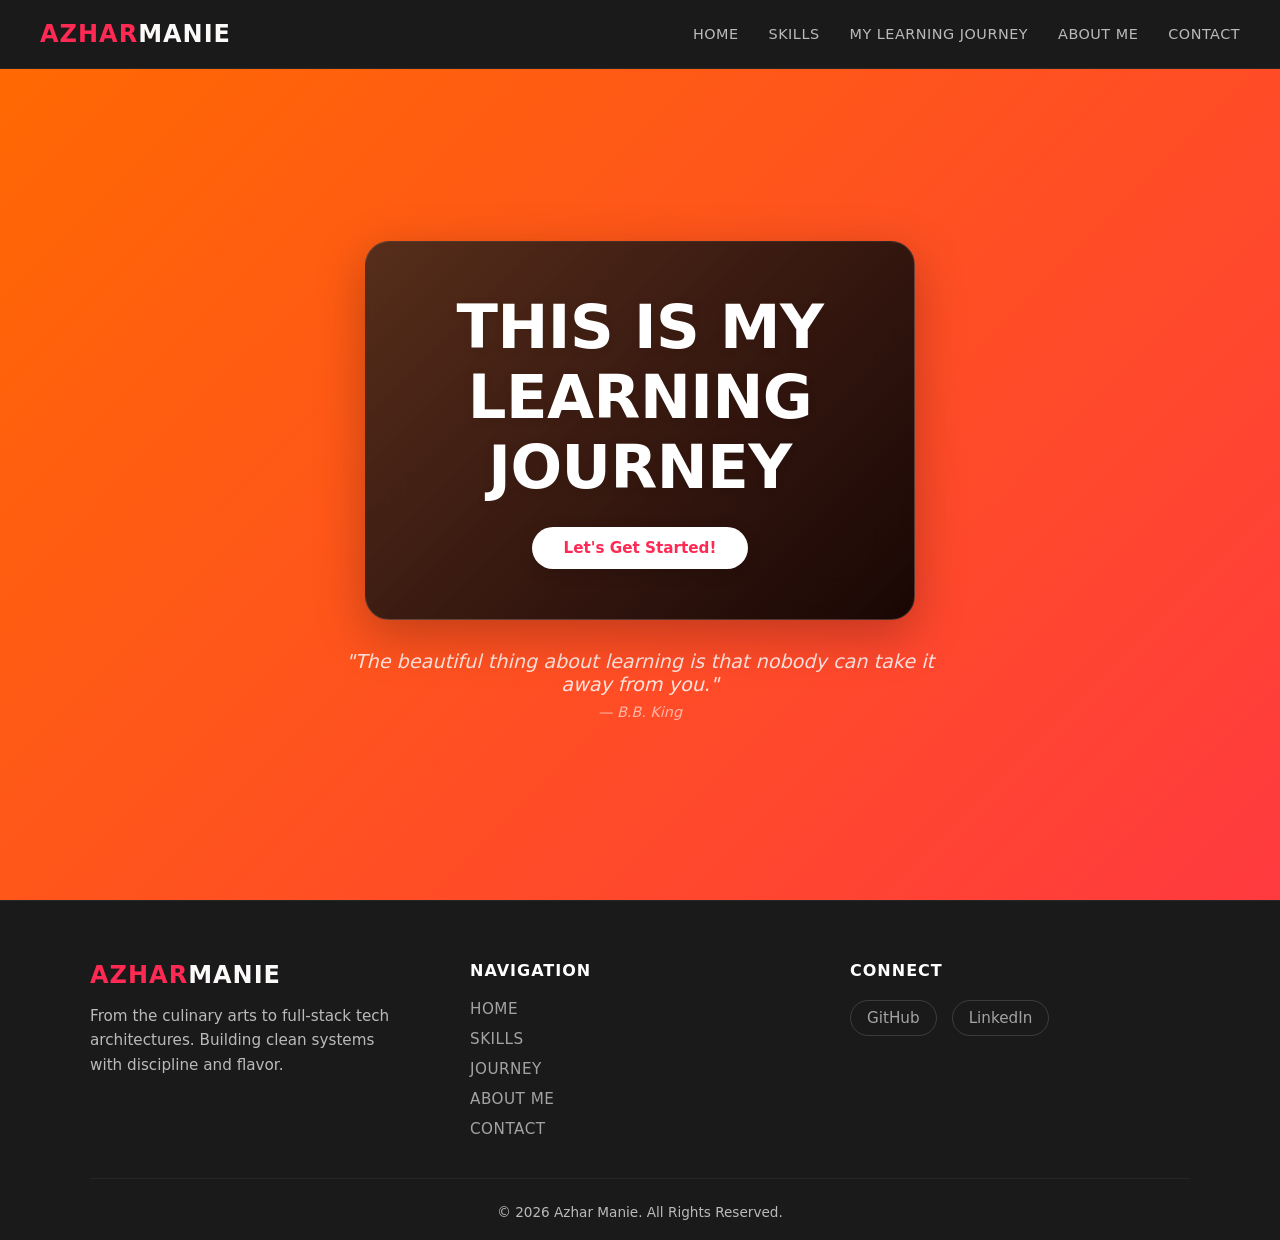
<file: index.html>
<!DOCTYPE html>
<html lang="en">
<head>
  <meta charset="UTF-8">
  <meta name="viewport" content="width=device-width, initial-scale=1.0">
  <title>My Journey | Home</title>
  <link rel="stylesheet" href="./style.css">
</head>

<body>
  <header>
    <h2 class="logo">AZHAR<span>MANIE</span></h2>
    <nav>
      <ul>
         <li><a href="./index.html">Home</a></li>
        <li><a href="./skills.html">Skills</a></li>
        <li><a href="./my_learning_journey.html">My Learning Journey</a></li>
        <li><a href="./about.html">About Me</a></li>
        <li><a href="./contact.html">Contact</a></li>
      </ul>
    </nav>
  </header>

  <main>
    <section class="hero">
      <div class="hero_card">
        <h1>This is My Learning Journey</h1>
        <a href="./skills.html" class="hero_btn">Let's Get Started!</a>
      </div>

      <figure class="quote-container">
        <blockquote>
          "The beautiful thing about learning is that nobody can take it away from you."
        </blockquote>
        <cite>— B.B. King</cite>
      </figure>
    </section>
  </main>

  <!-- Global Footer Component -->
  <footer>
    <div class="footer_container">
      <div class="footer_brand">
        <h3 class="logo">AZHAR<span>MANIE</span></h3>
        <p>From the culinary arts to full-stack tech architectures. Building clean systems with discipline and flavor.</p>
      </div>
      
      <div class="footer_links">
        <h4>Navigation</h4>
        <ul>
          <li><a href="./index.html">Home</a></li>
          <li><a href="./skills.html">Skills</a></li>
          <li><a href="./my_learning_journey.html">Journey</a></li>
          <li><a href="./about.html">About Me</a></li>
          <li><a href="./contact.html">Contact</a></li>
        </ul>
      </div>
      
      <div class="footer_socials">
        <h4>Connect</h4>
        <div class="social_icons">
          <a href="https://github.com/chefmanie27-pixel" target="_blank" rel="noopener" aria-label="GitHub">GitHub</a>
          <a href="https://www.linkedin.com/in/azhar-manie-b48244403/?skipRedirect=true" target="_blank" rel="noopener" aria-label="LinkedIn">LinkedIn</a>
        </div>
      </div>
    </div>
    
    <div class="footer_bottom">
      <p>&copy; 2026 Azhar Manie. All Rights Reserved.</p>
    </div>
  </footer>

</body>
</html>
</file>
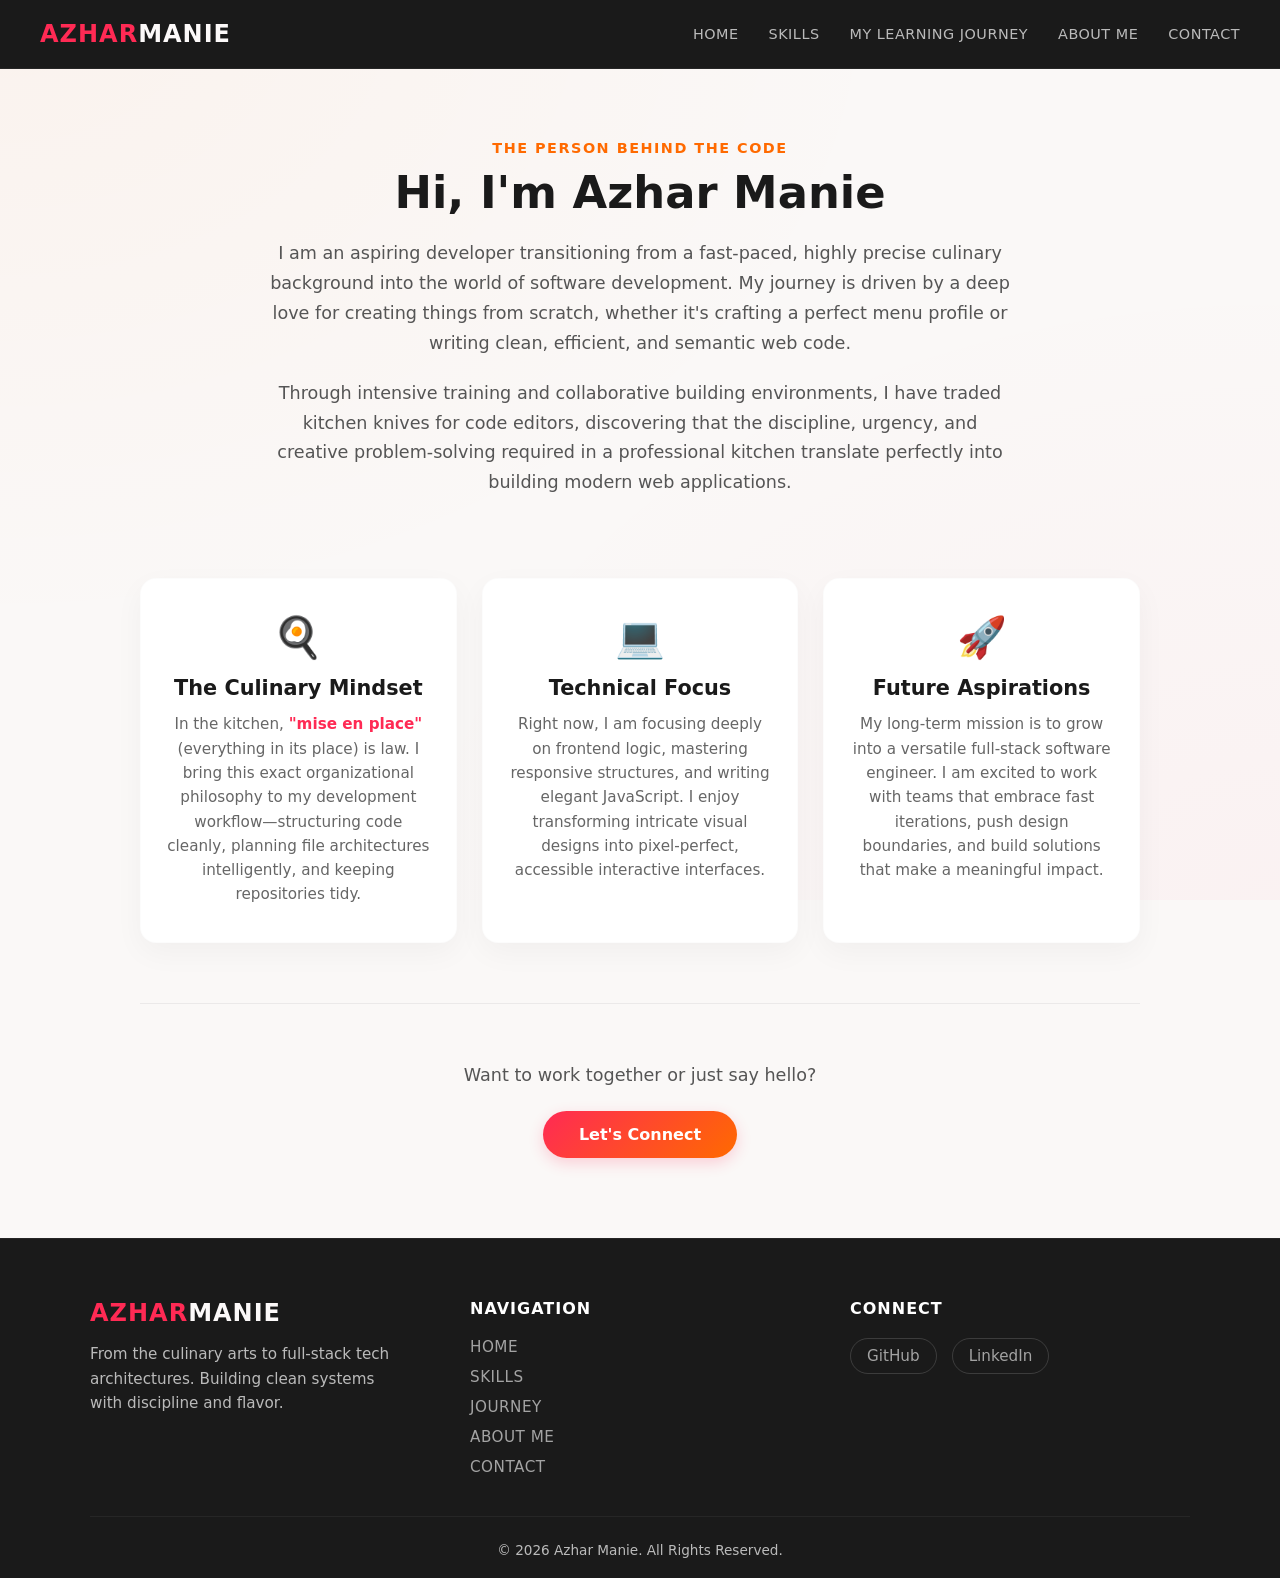
<file: about.html>
<!DOCTYPE html>
<html lang="en">
<head>
  <meta charset="UTF-8">
  <meta name="viewport" content="width=device-width, initial-scale=1.0">
  <title>My Journey | About Me</title>
  <link rel="stylesheet" href="./style.css">
</head>
<body class="about_body">

  <header>
    <h2 class="logo">AZHAR<span>MANIE</span></h2>
    <nav>
      <ul>
        <li><a href="./index.html">Home</a></li>
        <li><a href="./skills.html">Skills</a></li>
        <li><a href="./my_learning_journey.html">My Learning Journey</a></li>
        <li><a href="./about.html">About Me</a></li>
        <li><a href="./contact.html">Contact</a></li>
      </ul>
    </nav>
  </header>

  <main class="about_main">
    <!-- Profile Showcase Section -->
    <section class="about_profile">
      <div class="about_text">
        <span class="about_subtitle">The Person Behind The Code</span>
        <h1>Hi, I'm Azhar Manie</h1>
        <p>
          I am an aspiring developer transitioning from a fast-paced, highly precise culinary background into the world of software development. My journey is driven by a deep love for creating things from scratch, whether it's crafting a perfect menu profile or writing clean, efficient, and semantic web code.
        </p>
        <p>
          Through intensive training and collaborative building environments, I have traded kitchen knives for code editors, discovering that the discipline, urgency, and creative problem-solving required in a professional kitchen translate perfectly into building modern web applications.
        </p>
      </div>
    </section>

    <!-- Core Philosophy Grids -->
    <section class="about_grid">
      <div class="grid_card">
        <div class="card_icon">🍳</div>
        <h3>The Culinary Mindset</h3>
        <p>
          In the kitchen, <em>"mise en place"</em> (everything in its place) is law. I bring this exact organizational philosophy to my development workflow—structuring code cleanly, planning file architectures intelligently, and keeping repositories tidy.
        </p>
      </div>

      <div class="grid_card">
        <div class="card_icon">💻</div>
        <h3>Technical Focus</h3>
        <p>
          Right now, I am focusing deeply on frontend logic, mastering responsive structures, and writing elegant JavaScript. I enjoy transforming intricate visual designs into pixel-perfect, accessible interactive interfaces.
        </p>
      </div>

      <div class="grid_card">
        <div class="card_icon">🚀</div>
        <h3>Future Aspirations</h3>
        <p>
          My long-term mission is to grow into a versatile full-stack software engineer. I am excited to work with teams that embrace fast iterations, push design boundaries, and build solutions that make a meaningful impact.
        </p>
      </div>
    </section>

    <!-- Bottom Contact CTA -->
    <div class="about_cta_container">
      <p>Want to work together or just say hello?</p>
      <a href="./contact.html" class="about_btn">Let's Connect</a>
    </div>
  </main>

  <!-- Global Footer Component -->
  <footer>
    <div class="footer_container">
      <div class="footer_brand">
        <h3 class="logo">AZHAR<span>MANIE</span></h3>
        <p>From the culinary arts to full-stack tech architectures. Building clean systems with discipline and flavor.</p>
      </div>
      
      <div class="footer_links">
        <h4>Navigation</h4>
        <ul>
          <li><a href="./index.html">Home</a></li>
          <li><a href="./skills.html">Skills</a></li>
          <li><a href="./my_learning_journey.html">Journey</a></li>
          <li><a href="./about.html">About Me</a></li>
          <li><a href="./contact.html">Contact</a></li>
        </ul>
      </div>
      
      <div class="footer_socials">
        <h4>Connect</h4>
        <div class="social_icons">
          <a href="https://github.com/chefmanie27-pixel" target="_blank" rel="noopener" aria-label="GitHub">GitHub</a>
          <a href="https://www.linkedin.com/in/azhar-manie-b48244403/?skipRedirect=true" target="_blank" rel="noopener" aria-label="LinkedIn">LinkedIn</a>
        </div>
      </div>

    </div>
    
    <div class="footer_bottom">
      <p>&copy; 2026 Azhar Manie. All Rights Reserved.</p>
    </div>
  </footer>
  
</body>
</html>
</file>
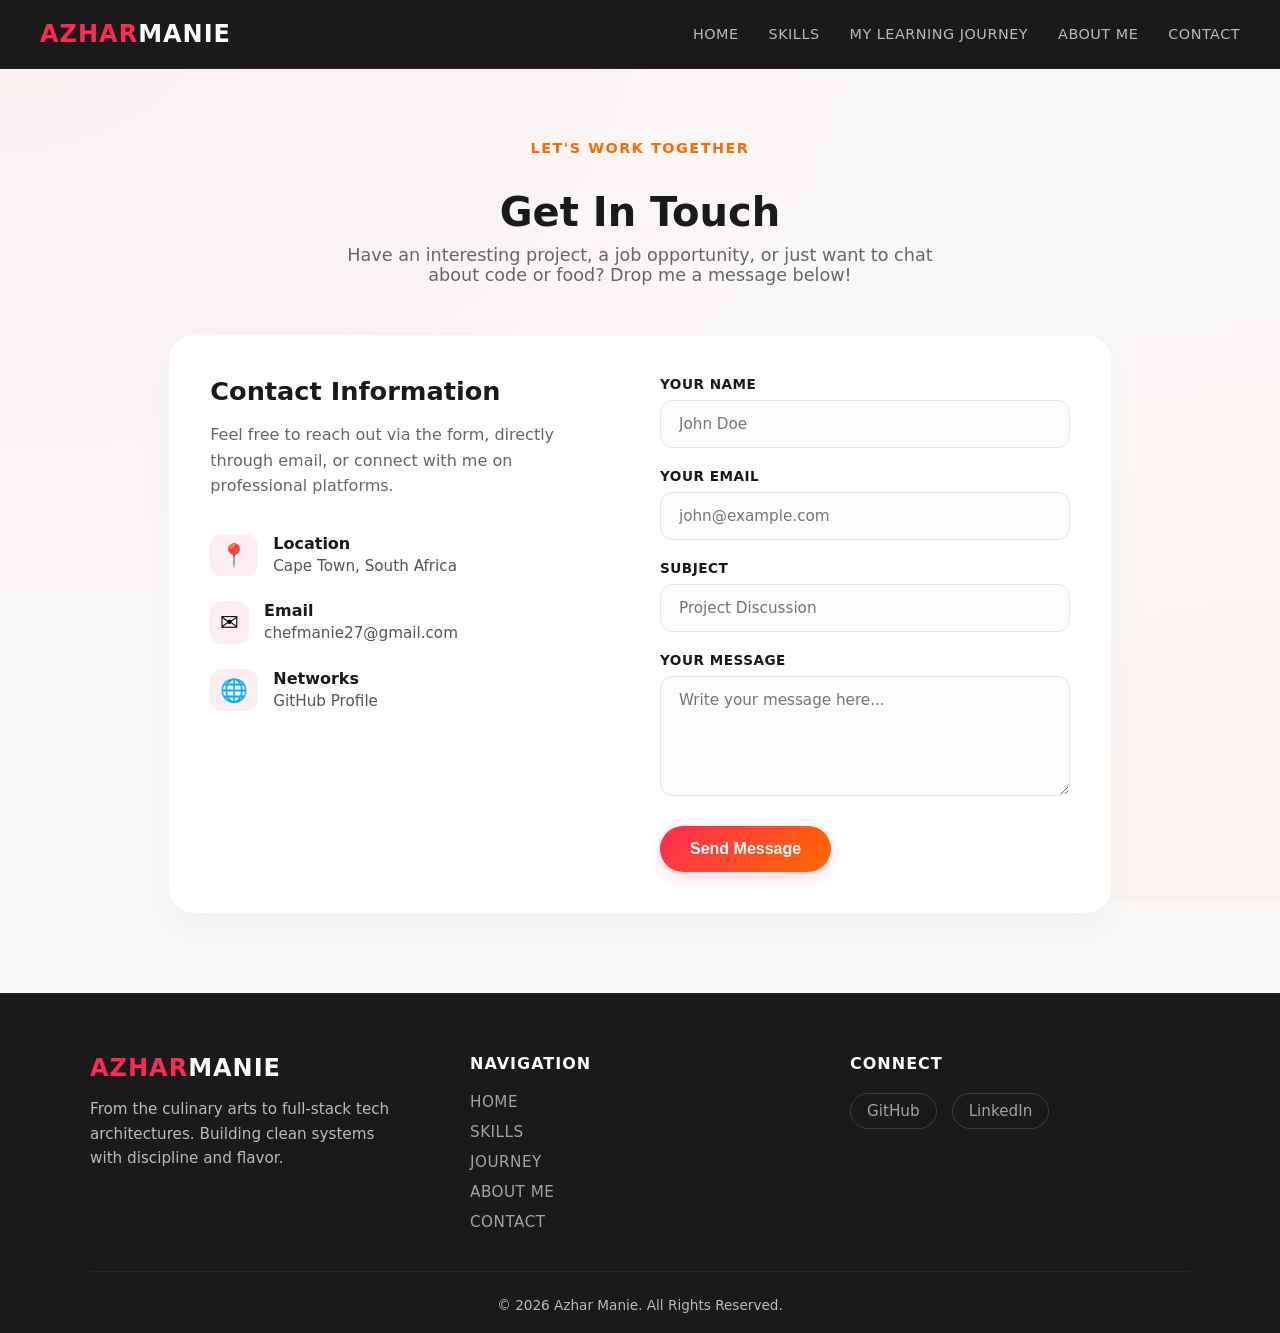
<file: contact.html>
<!DOCTYPE html>
<html lang="en">
<head>
  <meta charset="UTF-8">
  <meta name="viewport" content="width=device-width, initial-scale=1.0">
  <title>My Journey | Contact</title>
  <link rel="stylesheet" href="./style.css">
</head>
<body class="contact_body">

  <header>
    <h2 class="logo">AZHAR<span>MANIE</span></h2>
    <nav>
      <ul>
        <li><a href="./index.html">Home</a></li>
        <li><a href="./skills.html">Skills</a></li>
        <li><a href="./my_learning_journey.html">My Learning Journey</a></li>
        <li><a href="./about.html">About Me</a></li>
        <li><a href="./contact.html">Contact</a></li>
      </ul>
    </nav>
  </header>

  <main class="contact_main">
    <section class="contact_intro">
      <span class="contact_subtitle">Let's Work Together</span>
      <h1>Get In Touch</h1>
      <p>Have an interesting project, a job opportunity, or just want to chat about code or food? Drop me a message below!</p>
    </section>

    <div class="contact_container">
      <div class="contact_info">
        <h3>Contact Information</h3>
        <p>Feel free to reach out via the form, directly through email, or connect with me on professional platforms.</p>
        
        <div class="info_list">
          <div class="info_item">
            <span class="info_icon">📍</span>
            <div>
              <h4>Location</h4>
              <p>Cape Town, South Africa</p>
            </div>
          </div>
          
          <div class="info_item">
            <span class="info_icon">✉️</span>
            <div>
              <h4>Email</h4>
              <p><a href="mailto:chefmanie27@gmail.com">chefmanie27@gmail.com</a></p>
            </div>
          </div>
          
          <div class="info_item">
            <span class="info_icon">🌐</span>
            <div>
              <h4>Networks</h4>
              <p><a href="https://github.com/chefmanie27-pixel" target="_blank" rel="noopener">GitHub Profile</a></p>
            </div>
          </div>
        </div>
      </div>

      <form class="contact_form" action="https://formspree.io/f/xeedyplo" method="POST" target="_blank">
        <div class="form_group">
          <label for="name">Your Name</label>
          <input type="text" id="name" name="name" required placeholder="John Doe">
        </div>

        <div class="form_group">
          <label for="email">Your Email</label>
          <input type="email" id="email" name="email" required placeholder="john@example.com">
        </div>

        <div class="form_group">
          <label for="subject">Subject</label>
          <input type="text" id="subject" name="subject" required placeholder="Project Discussion">
        </div>

        <div class="form_group">
          <label for="message">Your Message</label>
          <textarea id="message" name="message" rows="5" required placeholder="Write your message here..."></textarea>
        </div>

        <button type="submit" class="contact_submit_btn">Send Message</button>
      </form>
    </div>
  </main>

  <footer>
    <div class="footer_container">
      <div class="footer_brand">
        <h3 class="logo">AZHAR<span>MANIE</span></h3>
        <p>From the culinary arts to full-stack tech architectures. Building clean systems with discipline and flavor.</p>
      </div>
      
      <div class="footer_links">
        <h4>Navigation</h4>
        <ul>
          <li><a href="./index.html">Home</a></li>
          <li><a href="./skills.html">Skills</a></li>
          <li><a href="./my_learning_journey.html">Journey</a></li>
          <li><a href="./about.html">About Me</a></li>
          <li><a href="./contact.html">Contact</a></li>
        </ul>
      </div>
      
      <div class="footer_socials">
        <h4>Connect</h4>
        <div class="social_icons">
          <a href="https://github.com/chefmanie27-pixel" target="_blank" rel="noopener" aria-label="GitHub">GitHub</a>
          <a href="https://www.linkedin.com/in/azhar-manie-b48244403/?skipRedirect=true" target="_blank" rel="noopener" aria-label="LinkedIn">LinkedIn</a>
        </div>
      </div>
    </div>
    
    <div class="footer_bottom">
      <p>&copy; 2026 Azhar Manie. All Rights Reserved.</p>
    </div>
  </footer>

</body>
</html>
</file>
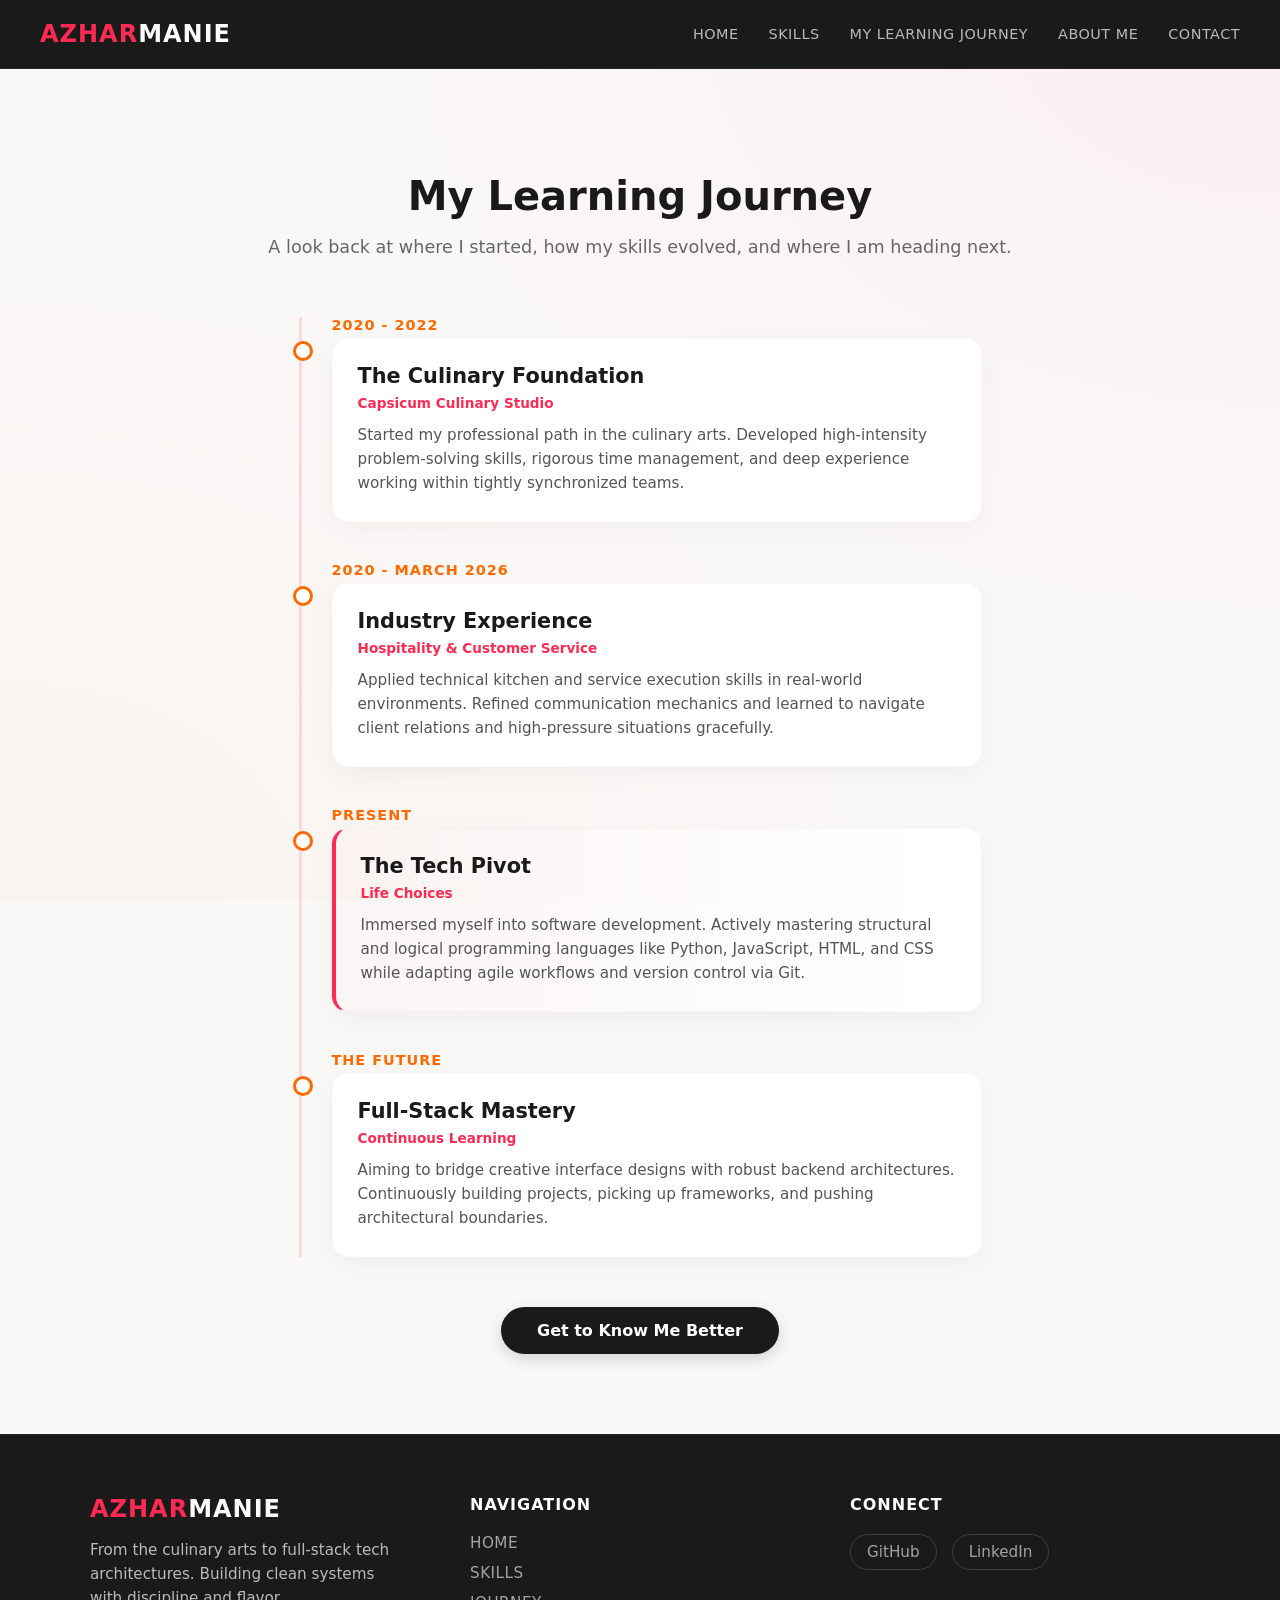
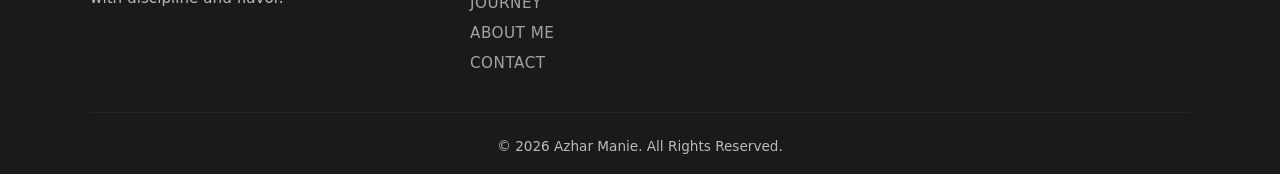
<file: my_learning_journey.html>
<!DOCTYPE html>
<html lang="en">
<head>
  <meta charset="UTF-8">
  <meta name="viewport" content="width=device-width, initial-scale=1.0">
  <title>My Journey | Learning Journey</title>
  <link rel="stylesheet" href="./style.css">
</head>
<body class="journey_body">

  <header>
    <h2 class="logo">AZHAR<span>MANIE</span></h2>
    <nav>
      <ul>
        <li><a href="./index.html">Home</a></li>
        <li><a href="./skills.html">Skills</a></li>
        <li><a href="./my_learning_journey.html">My Learning Journey</a></li>
        <li><a href="./about.html">About Me</a></li>
        <li><a href="./contact.html">Contact</a></li>
      </ul>
    </nav>
  </header>

  <main class="journey_main">
    <section class="journey_intro">
      <h1>My Learning Journey</h1>
      <p>A look back at where I started, how my skills evolved, and where I am heading next.</p>
    </section>

    <div class="timeline">
      
      <div class="timeline_item">
        <div class="timeline_dot"></div>
        <div class="timeline_date">2020 - 2022</div>
        <div class="timeline_content">
          <h3>The Culinary Foundation</h3>
          <span class="timeline_location">Capsicum Culinary Studio</span>
          <p>Started my professional path in the culinary arts. Developed high-intensity problem-solving skills, rigorous time management, and deep experience working within tightly synchronized teams.</p>
        </div>
      </div>

      <div class="timeline_item">
        <div class="timeline_dot"></div>
        <div class="timeline_date">2020 - March 2026</div>
        <div class="timeline_content">
          <h3>Industry Experience</h3>
          <span class="timeline_location">Hospitality & Customer Service</span>
          <p>Applied technical kitchen and service execution skills in real-world environments. Refined communication mechanics and learned to navigate client relations and high-pressure situations gracefully.</p>
        </div>
      </div>

      <div class="timeline_item">
        <div class="timeline_dot"></div>
        <div class="timeline_date">Present</div>
        <div class="timeline_content highlight">
          <h3>The Tech Pivot</h3>
          <span class="timeline_location">Life Choices</span>
          <p>Immersed myself into software development. Actively mastering structural and logical programming languages like Python, JavaScript, HTML, and CSS while adapting agile workflows and version control via Git.</p>
        </div>
      </div>

      <div class="timeline_item">
        <div class="timeline_dot"></div>
        <div class="timeline_date">The Future</div>
        <div class="timeline_content">
          <h3>Full-Stack Mastery</h3>
          <span class="timeline_location">Continuous Learning</span>
          <p>Aiming to bridge creative interface designs with robust backend architectures. Continuously building projects, picking up frameworks, and pushing architectural boundaries.</p>
        </div>
      </div>

    </div>

    <div class="journey_cta_container">
      <a href="./about.html" class="journey_btn">Get to Know Me Better</a>
    </div>
  </main>

  <!-- Global Footer Component -->
  <footer>
    <div class="footer_container">
      <div class="footer_brand">
        <h3 class="logo">AZHAR<span>MANIE</span></h3>
        <p>From the culinary arts to full-stack tech architectures. Building clean systems with discipline and flavor.</p>
      </div>
      
      <div class="footer_links">
        <h4>Navigation</h4>
        <ul>
          <li><a href="./index.html">Home</a></li>
          <li><a href="./skills.html">Skills</a></li>
          <li><a href="./my_learning_journey.html">Journey</a></li>
          <li><a href="./about.html">About Me</a></li>
          <li><a href="./contact.html">Contact</a></li>
        </ul>
      </div>
      
      <div class="footer_socials">
        <h4>Connect</h4>
        <div class="social_icons">
          <a href="https://github.com/chefmanie27-pixel" target="_blank" rel="noopener" aria-label="GitHub">GitHub</a>
          <a href="https://www.linkedin.com/in/azhar-manie-b48244403/?skipRedirect=true" target="_blank" rel="noopener" aria-label="LinkedIn">LinkedIn</a>
        </div>
      </div>
    </div>
    
    <div class="footer_bottom">
      <p>&copy; 2026 Azhar Manie. All Rights Reserved.</p>
    </div>
  </footer>
  
</body>
</html>
</file>
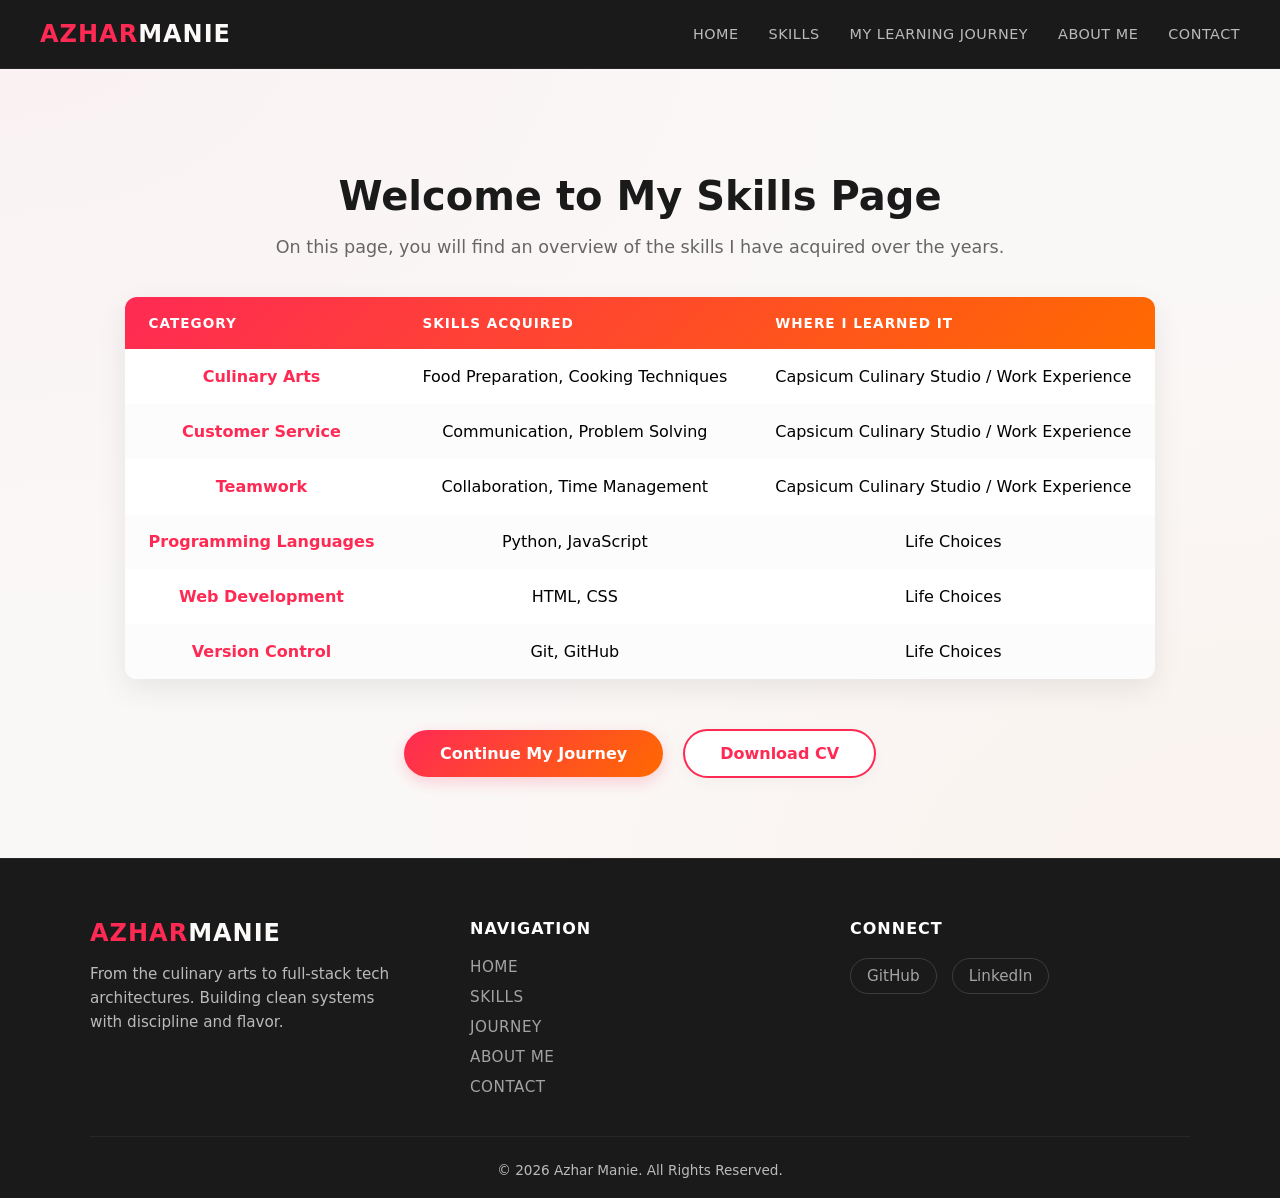
<file: skills.html>
<!DOCTYPE html>
<html lang="en">
<head>
  <meta charset="UTF-8">
  <meta name="viewport" content="width=device-width, initial-scale=1.0">
  <title>My Journey | Skills</title>
  <link rel="stylesheet" href="./style.css">
</head>
<body class="skills_body">

  <header>
    <h2 class="logo">AZHAR<span>MANIE</span></h2>
    <nav>
      <ul>
        <li><a href="./index.html">Home</a></li>
        <li><a href="./skills.html">Skills</a></li>
        <li><a href="./my_learning_journey.html">My Learning Journey</a></li>
        <li><a href="./about.html">About Me</a></li>
        <li><a href="./contact.html">Contact</a></li>
      </ul>
    </nav>
  </header>

  <main class="skills_main">
    <section class="skills">
      <h1>Welcome to My Skills Page</h1>
      <p>On this page, you will find an overview of the skills I have acquired over the years.</p>
      
      <table class="skills-table">
        <thead>
          <tr>
            <th>Category</th>
            <th>Skills Acquired</th>
            <th>Where I Learned It</th>
          </tr>
        </thead>
        <tbody>
          <tr>
            <td><strong>Culinary Arts</strong></td>
            <td>Food Preparation, Cooking Techniques</td>
            <td>Capsicum Culinary Studio / Work Experience</td>
          </tr>
          <tr>
            <td><strong>Customer Service</strong></td>
            <td>Communication, Problem Solving</td>
            <td>Capsicum Culinary Studio / Work Experience</td>
          </tr>
          <tr>
            <td><strong>Teamwork</strong></td>
            <td>Collaboration, Time Management</td>
            <td>Capsicum Culinary Studio / Work Experience</td>
          </tr>
          <tr>
            <td><strong>Programming Languages</strong></td>
            <td>Python, JavaScript</td>
            <td>Life Choices</td>
          </tr>
          <tr>
            <td><strong>Web Development</strong></td>
            <td>HTML, CSS</td>
            <td>Life Choices</td>
          </tr>
          <tr>
            <td><strong>Version Control</strong></td>
            <td>Git, GitHub</td>
            <td>Life Choices</td>
          </tr>
        </tbody>
      </table>
    </section>

    <div class="skills_cta_container">
      <a href="./my_learning_journey.html" class="skills_btn">Continue My Journey</a>
      <a href="./Azhar Manie CV.pdf" download class="skills_btn_outline">Download CV</a>
    </div>

  </main>

  <!-- Global Footer Component -->
  <footer>
    <div class="footer_container">
      <div class="footer_brand">
        <h3 class="logo">AZHAR<span>MANIE</span></h3>
        <p>From the culinary arts to full-stack tech architectures. Building clean systems with discipline and flavor.</p>
      </div>
      
      <div class="footer_links">
        <h4>Navigation</h4>
        <ul>
          <li><a href="./index.html">Home</a></li>
          <li><a href="./skills.html">Skills</a></li>
          <li><a href="./my_learning_journey.html">Journey</a></li>
          <li><a href="./about.html">About Me</a></li>
          <li><a href="./contact.html">Contact</a></li>
        </ul>
      </div>
      
      <div class="footer_socials">
        <h4>Connect</h4>
        <div class="social_icons">
          <a href="https://github.com/chefmanie27-pixel" target="_blank" rel="noopener" aria-label="GitHub">GitHub</a>
          <a href="https://www.linkedin.com/in/azhar-manie-b48244403/?skipRedirect=true" target="_blank" rel="noopener" aria-label="LinkedIn">LinkedIn</a>
        </div>
      </div>
    </div>
    
    <div class="footer_bottom">
      <p>&copy; 2026 Azhar Manie. All Rights Reserved.</p>
    </div>
  </footer>
  
</body>
</html>
</file>
<file: style.css>
/* ==========================================
   1. Global Resets & Base Styles
   ========================================== */
html {
  scroll-behavior: smooth;
}

body {
  margin: 0;
  padding: 0;
  font-family: system-ui, -apple-system, BlinkMacSystemFont, 'Segoe UI', Roboto, Oxygen, Ubuntu, Cantarell, 'Open Sans', 'Helvetica Neue', sans-serif;
  background-color: #fff;
  display: flex;
  flex-direction: column;
  min-height: 100vh;
}

/* ==========================================
   2. Header & Navigation Layout
   ========================================== */
header {
  background-color: #1a1a1a; 
  color: white;
  padding: 20px 40px;
  display: flex;
  justify-content: space-between;
  align-items: center;
  position: fixed; 
  top: 0;
  left: 0;
  right: 0;
  box-sizing: border-box;
  z-index: 100;
  border-bottom: 1px solid rgba(255, 255, 255, 0.05);
}

.logo {
  font-size: 24px;
  font-weight: bold;
  color: #ff2a54; 
  margin: 0;
  letter-spacing: 1px;
}

.logo span {
  color: rgb(252, 249, 249);
}

ul {
  list-style-type: none;
  margin: 0;
  padding: 0;
  gap: 30px;
  display: flex;
}

li {
  cursor: pointer;
  text-transform: uppercase;
  font-size: 0.9rem;
  letter-spacing: 0.5px;
}

nav a {
  color: rgba(255, 255, 255, 0.7);
  text-decoration: none;
  transition: all 0.2s ease;
}

nav a:hover {
  color: #ff6a00; 
}

/* ==========================================
   3. Hero Section
   ========================================== */
.hero {
  background: linear-gradient(-45deg, #ff2a54, #ff6a00, #ff2a54, #ff6a00); 
  width: 100%;
  height: 100vh;
  box-sizing: border-box;
  display: flex;
  flex-direction: column;
  justify-content: center;
  align-items: center;
  position: relative;
  padding: 100px 20px 20px 20px; 
  background-size: 400% 400%;
  animation: gradientBG 9s ease infinite;
}

@keyframes gradientBG {
  0%, 100% { background-position: 0% 50%; }
  50% { background-position: 100% 50%; }
}

.hero_card {
  /* Replace 'background: black;' with this: */
  background: linear-gradient(135deg, rgba(30, 30, 30, 0.75) 0%, rgba(0, 0, 0, 0.9) 100%);
  
  border: 1px solid rgba(255, 255, 255, 0.12); 
  border-radius: 24px;
  padding: 50px 40px;
  backdrop-filter: blur(18px); 
  -webkit-backdrop-filter: blur(18px);
  max-width: 550px;
  width: 100%;
  display: flex;
  flex-direction: column;
  align-items: center;
  text-align: center;
  box-shadow: 0 15px 50px rgba(0, 0, 0, 0.25);
  box-sizing: border-box;
}

.hero h1 {
  font-size: clamp(2.2rem, 6vw, 3.8rem); 
  text-transform: uppercase;
  font-weight: 800;
  letter-spacing: -0.5px;
  color: white;
  margin: 0;
  text-shadow: 0 2px 10px rgba(0, 0, 0, 0.1);
}

.quote-container {
  font-size: 1.2rem;
  color: rgba(255, 255, 255, 0.85);
  margin-top: 30px;
  text-align: center;
  max-width: 600px;
}

.quote-container blockquote {
  margin: 0 0 8px 0;
  font-style: italic;
}

.quote-container cite {
  font-size: 0.9rem;
  opacity: 0.7;
  display: block;
}

.hero_btn {
  display: inline-block; 
  padding: 12px 32px;
  font-size: 0.95rem;
  font-weight: 600;
  background-color: white; 
  color: #ff2a54;
  text-decoration: none;
  border-radius: 30px;
  margin-top: 25px;
  box-shadow: 0 4px 15px rgba(0, 0, 0, 0.15);
  transition: all 0.3s cubic-bezier(0.16, 1, 0.3, 1);
}

.hero_btn:hover {
  transform: translateY(-2px);
  box-shadow: 0 6px 20px rgba(0, 0, 0, 0.22);
  background-color: #f8f9fa;
}

/* ==========================================
   4. Shared Page Layout Adjustments
   ========================================== */
.skills_main, .journey_main, .about_main, .contact_main {
  padding-top: 140px; 
  padding-left: 20px;
  padding-right: 20px;
  padding-bottom: 80px;
  margin: 0 auto;
}

.skills_main, .contact_main { max-width: 1100px; }
.journey_main { max-width: 800px; }
.about_main { max-width: 1000px; }

.skills_body, .journey_body, .about_body, .contact_body {
  margin: 0;
  padding: 0;
  background-color: #faf8f7; 
  background-attachment: fixed;
}

.skills_body {
  background-image: 
    radial-gradient(at 0% 0%, rgba(255, 42, 84, 0.03) 0px, transparent 50%),
    radial-gradient(at 100% 100%, rgba(255, 106, 0, 0.04) 0px, transparent 50%);
}
.journey_body {
  background-image: 
    radial-gradient(at 0% 100%, rgba(255, 106, 0, 0.03) 0px, transparent 50%),
    radial-gradient(at 100% 0%, rgba(255, 42, 84, 0.04) 0px, transparent 50%);
}
.about_body {
  background-image: 
    radial-gradient(at 100% 100%, rgba(255, 42, 84, 0.03) 0px, transparent 50%),
    radial-gradient(at 0% 0%, rgba(255, 106, 0, 0.04) 0px, transparent 50%);
}
.contact_body {
  background-image: 
    radial-gradient(at 0% 0%, rgba(255, 42, 84, 0.04) 0px, transparent 50%),
    radial-gradient(at 100% 100%, rgba(255, 106, 0, 0.03) 0px, transparent 50%);
}

/* ==========================================
   5. Skills Table & CTA Elements
   ========================================== */
.skills {
  text-align: center;
  margin-bottom: 40px;
}

.skills h1, .journey_intro h1, .contact_intro h1 {
  font-size: 2.5rem;
  color: #1a1a1a;
  margin-bottom: 10px;
}

.skills p, .journey_intro p, .contact_intro p {
  color: #666;
  font-size: 1.1rem;
}

.skills p { margin-bottom: 40px; }

.skills-table {
  width: 100%;
  border-collapse: separate;
  border-spacing: 0;
  margin: 20px 0;
  border-radius: 12px;
  overflow: hidden; 
  box-shadow: 0 10px 30px rgba(0, 0, 0, 0.08);
}

.skills-table thead tr {
  background: linear-gradient(135deg, #ff2a54, #ff6a00);
  color: #ffffff;
  text-align: left;
  font-weight: 600;
  text-transform: uppercase;
  font-size: 0.85rem;
  letter-spacing: 1px;
}

.skills-table th, 
.skills-table td {
  padding: 18px 24px;
}

.skills-table tbody tr {
  border-bottom: 1px solid #eeeeee;
  transition: background-color 0.2s ease;
  background-color: #ffffff;
}

.skills-table tbody tr:nth-of-type(even) {
  background-color: #fcfcfc;
}

.skills-table tbody tr:hover {
  background-color: rgba(255, 42, 84, 0.04);
  cursor: default;
}

.skills-table tbody tr:last-of-type {
  border-bottom: 2px solid #ff6a00;
}

.skills-table td strong {
  color: #ff2a54;
  font-weight: 600;
}

.skills_cta_container {
  text-align: center;
  margin-top: 50px;
  display: flex;
  justify-content: center;
  align-items: center;
  gap: 20px;
}

.skills_btn, .about_btn {
  display: inline-block;
  padding: 14px 36px;
  font-size: 1rem;
  font-weight: 600;
  background: linear-gradient(135deg, #ff2a54, #ff6a00);
  color: white;
  text-decoration: none;
  border-radius: 30px;
  box-shadow: 0 5px 15px rgba(255, 42, 84, 0.2);
  transition: all 0.3s ease;
}

.skills_btn:hover, .about_btn:hover {
  transform: translateY(-2px);
  box-shadow: 0 8px 22px rgba(255, 42, 84, 0.35);
  filter: brightness(1.05);
}

.skills_btn_outline {
  display: inline-block;
  padding: 13px 35px;
  font-size: 1rem;
  font-weight: 600;
  color: #ff2a54;
  background: #ffffff;
  text-decoration: none;
  border-radius: 30px;
  border: 2px solid #ff2a54;
  box-shadow: 0 5px 15px rgba(0, 0, 0, 0.03);
  transition: all 0.3s cubic-bezier(0.16, 1, 0.3, 1);
}

.skills_btn_outline:hover {
  transform: translateY(-2px);
  color: #ffffff;
  background: linear-gradient(135deg, #ff2a54, #ff6a00);
  border-color: transparent;
  box-shadow: 0 8px 22px rgba(255, 42, 84, 0.25);
}

/* ==========================================
   6. Learning Journey Timeline Section
   ========================================== */
.journey_intro {
  text-align: center;
  margin-bottom: 60px;
}

.timeline {
  position: relative;
  border-left: 3px solid rgba(255, 42, 84, 0.15);
  margin: 0 auto;
  padding-left: 30px;
  max-width: 650px;
}

.timeline_item {
  position: relative;
  margin-bottom: 40px;
}

.timeline_dot {
  position: absolute;
  width: 14px;
  height: 14px;
  background-color: #fff;
  border: 3px solid #ff6a00;
  border-radius: 50%;
  left: -39px;
  top: 24px;
  transition: all 0.3s ease;
  z-index: 2;
}

.timeline_item:hover .timeline_dot {
  background-color: #ff2a54;
  transform: scale(1.2);
  box-shadow: 0 0 10px rgba(255, 42, 84, 0.5);
}

.timeline_date {
  font-size: 0.9rem;
  font-weight: 700;
  color: #ff6a00;
  text-transform: uppercase;
  letter-spacing: 1px;
  margin-bottom: 5px;
}

.timeline_content {
  background: #ffffff;
  padding: 25px;
  border-radius: 16px;
  box-shadow: 0 8px 25px rgba(0, 0, 0, 0.04);
  border: 1px solid rgba(0, 0, 0, 0.02);
  transition: transform 0.3s ease, box-shadow 0.3s ease;
}

.timeline_content:hover {
  transform: translateX(5px);
  box-shadow: 0 12px 30px rgba(0, 0, 0, 0.08);
}

.timeline_content.highlight {
  border-left: 4px solid #ff2a54;
  background: linear-gradient(to right, rgba(255, 42, 84, 0.01), #ffffff);
}

.timeline_content h3 {
  margin: 0 0 5px 0;
  font-size: 1.3rem;
  color: #1a1a1a;
}

.timeline_location {
  display: inline-block;
  font-size: 0.85rem;
  color: #ff2a54;
  font-weight: 600;
  margin-bottom: 12px;
}

.timeline_content p {
  margin: 0;
  color: #555;
  line-height: 1.6;
  font-size: 0.95rem;
}

.journey_cta_container {
  text-align: center;
  margin-top: 50px;
}

.journey_btn {
  display: inline-block;
  padding: 14px 36px;
  font-size: 1rem;
  font-weight: 600;
  background: #1a1a1a;
  color: white;
  text-decoration: none;
  border-radius: 30px;
  box-shadow: 0 5px 15px rgba(0, 0, 0, 0.15);
  transition: all 0.3s ease;
}

.journey_btn:hover {
  transform: translateY(-2px);
  background-color: #ff2a54;
  box-shadow: 0 8px 22px rgba(255, 42, 84, 0.35);
}

/* ==========================================
   7. About Me Styling
   ========================================== */
.about_profile {
  display: flex;
  align-items: center;
  justify-content: center;
  margin-bottom: 60px;
  text-align: center;
}

.about_text {
  max-width: 750px;
}

.about_subtitle, .contact_subtitle {
  display: block;
  font-size: 0.9rem;
  font-weight: 700;
  color: #ff6a00;
  text-transform: uppercase;
  letter-spacing: 1.5px;
  margin-bottom: 10px;
}

.about_text h1 {
  font-size: 2.8rem;
  color: #1a1a1a;
  margin: 0 0 20px 0;
}

.about_text p, .about_cta_container p {
  color: #555;
  font-size: 1.1rem;
  line-height: 1.7;
  margin-bottom: 20px;
}

.about_grid {
  display: grid;
  grid-template-columns: repeat(auto-fit, minmax(280px, 1fr));
  gap: 25px;
  margin-bottom: 60px;
}

.grid_card {
  background: #ffffff;
  padding: 35px 25px;
  border-radius: 16px;
  box-shadow: 0 10px 30px rgba(0, 0, 0, 0.04);
  border: 1px solid rgba(0, 0, 0, 0.01);
  transition: transform 0.3s ease, box-shadow 0.3s ease;
  text-align: center;
}

.grid_card:hover {
  transform: translateY(-5px);
  box-shadow: 0 15px 35px rgba(0, 0, 0, 0.08);
}

.card_icon {
  font-size: 2.5rem;
  margin-bottom: 15px;
}

.grid_card h3 {
  font-size: 1.3rem;
  color: #1a1a1a;
  margin: 0 0 12px 0;
}

.grid_card p {
  color: #666;
  font-size: 0.95rem;
  line-height: 1.6;
  margin: 0;
}

.grid_card em {
  color: #ff2a54;
  font-style: normal;
  font-weight: 600;
}

.about_cta_container {
  text-align: center;
  border-top: 1px solid rgba(0, 0, 0, 0.06);
  padding-top: 40px;
}

/* ==========================================
   8. Contact Information & Processing Form
   ========================================== */
.contact_intro {
  text-align: center;
  margin-bottom: 50px;
}

.contact_intro p {
  max-width: 600px;
  margin: 0 auto;
}

.contact_container {
  display: grid;
  grid-template-columns: repeat(auto-fit, minmax(320px, 1fr));
  gap: 40px;
  background: #ffffff;
  border-radius: 24px;
  padding: 40px;
  box-shadow: 0 15px 40px rgba(0, 0, 0, 0.04);
  border: 1px solid rgba(0, 0, 0, 0.01);
}

.contact_info {
  padding-right: 20px;
}

.contact_info h3 {
  font-size: 1.6rem;
  color: #1a1a1a;
  margin: 0 0 15px 0;
}

.contact_info > p {
  color: #666;
  line-height: 1.6;
  margin-bottom: 35px;
}

.info_list {
  display: flex;
  flex-direction: column;
  gap: 25px;
}

.info_item {
  display: flex;
  align-items: flex-start;
  gap: 15px;
}

.info_icon {
  font-size: 1.4rem;
  background: rgba(255, 42, 84, 0.08);
  padding: 10px;
  border-radius: 12px;
  line-height: 1;
}

.info_item h4 {
  margin: 0 0 4px 0;
  font-size: 1rem;
  color: #1a1a1a;
}

.info_item p, 
.info_item a {
  margin: 0;
  color: #555;
  text-decoration: none;
  font-size: 0.95rem;
  transition: color 0.2s ease;
}

.info_item a:hover {
  color: #ff2a54;
}

.contact_form {
  display: flex;
  flex-direction: column;
  gap: 20px;
}

.form_group {
  display: flex;
  flex-direction: column;
  gap: 8px;
}

.form_group label {
  font-size: 0.85rem;
  font-weight: 600;
  text-transform: uppercase;
  color: #1a1a1a;
  letter-spacing: 0.5px;
}

.form_group input,
.form_group textarea {
  padding: 14px 18px;
  border: 1px solid #e2e8f0;
  border-radius: 12px;
  font-family: inherit;
  font-size: 0.95rem;
  color: #1a1a1a;
  background-color: #fcfcfc;
  transition: all 0.2s ease;
}

.form_group input:focus,
.form_group textarea:focus {
  outline: none;
  border-color: #ff2a54;
  background-color: #fff;
  box-shadow: 0 0 0 3px rgba(255, 42, 84, 0.12);
}

.contact_submit_btn {
  display: inline-block;
  padding: 14px 30px;
  font-size: 1rem;
  font-weight: 600;
  background: linear-gradient(135deg, #ff2a54, #ff6a00);
  color: white;
  border: none;
  border-radius: 30px;
  cursor: pointer;
  box-shadow: 0 5px 15px rgba(255, 42, 84, 0.2);
  transition: all 0.3s ease;
  align-self: flex-start;
  margin-top: 10px;
}

.contact_submit_btn:hover {
  transform: translateY(-2px);
  box-shadow: 0 8px 22px rgba(255, 42, 84, 0.35);
  filter: brightness(1.05);
}

/* ==========================================
   9. Structural Site Footer
   ========================================== */
footer {
  background-color: #1a1a1a;
  color: rgba(255, 255, 255, 0.7);
  padding: 60px 20px 20px 20px;
  margin-top: auto; 
  border-top: 1px solid rgba(255, 255, 255, 0.05);
}

.footer_container {
  max-width: 1100px;
  margin: 0 auto;
  display: grid;
  grid-template-columns: repeat(auto-fit, minmax(250px, 1fr));
  gap: 40px;
  padding-bottom: 40px;
}

.footer_brand .logo {
  margin-bottom: 15px;
}

.footer_brand p {
  font-size: 0.95rem;
  line-height: 1.6;
  margin: 0;
  max-width: 320px;
}

.footer_links h4,
.footer_socials h4 {
  color: #ffffff;
  font-size: 1rem;
  text-transform: uppercase;
  letter-spacing: 1px;
  margin: 0 0 20px 0;
}

.footer_links ul {
  display: flex;
  flex-direction: column;
  gap: 12px;
}

.footer_links a {
  color: rgba(255, 255, 255, 0.6);
  text-decoration: none;
  font-size: 0.95rem;
  transition: color 0.2s ease;
}

.footer_links a:hover {
  color: #ff6a00;
}

.social_icons {
  display: flex;
  gap: 15px;
}

.social_icons a {
  color: rgba(255, 255, 255, 0.6);
  text-decoration: none;
  font-size: 0.95rem;
  border: 1px solid rgba(255, 255, 255, 0.15);
  padding: 8px 16px;
  border-radius: 20px;
  transition: all 0.2s ease;
}

.social_icons a:hover {
  color: #fff;
  border-color: #ff2a54;
  background-color: #ff2a54;
}

.footer_bottom {
  max-width: 1100px;
  margin: 0 auto;
  padding-top: 25px;
  border-top: 1px solid rgba(255, 255, 255, 0.05);
  text-align: center;
  font-size: 0.85rem;
}

.footer_bottom p {
  margin: 0;
}

/* ==========================================
   10. Media Queries & Responsive Layouts
   ========================================== */

/* Tablet & Smaller Devices */
@media (max-width: 992px) {
  header {
    padding: 15px 25px;
  }
  .skills_main, .journey_main, .about_main, .contact_main {
    padding-top: 100px; 
  }
  .about_text h1 {
    font-size: 2.3rem;
  }
}

/* Small Tablets / Large Phones */
@media (max-width: 768px) {
  header {
    flex-direction: column;
    gap: 15px;
    text-align: center;
  }
  .skills_main, .journey_main, .about_main, .contact_main {
    padding-top: 140px; 
  }
  ul {
    gap: 15px;
    justify-content: center;
    flex-wrap: wrap;
  }
  .hero {
    height: auto;
    padding: 80px 20px;
  }
  .hero_card {
    padding: 35px 20px;
  }

  /* Structural UI Flattening for Native Responsive Mobile Tables */
  .skills-table, .skills-table thead, .skills-table tbody, .skills-table th, .skills-table td, .skills-table tr {
    display: block;
    width: 100%;
  }
  .skills-table thead {
    display: none; 
  }
  .skills-table tbody tr {
    margin-bottom: 20px;
    border: 1px solid #e2e8f0;
    border-radius: 12px;
    box-shadow: 0 4px 10px rgba(0,0,0,0.02);
  }
  .skills-table td {
    text-align: right;
    padding-left: 50%;
    position: relative;
    border-bottom: 1px solid #f1f1f1;
    box-sizing: border-box;
  }
  .skills-table td:last-child {
    border-bottom: none;
  }
  .skills-table td::before {
    content: attr(data-label);
    position: absolute;
    left: 20px;
    width: 45%;
    padding-right: 10px;
    text-align: left;
    font-weight: 600;
    color: #1a1a1a;
  }
  .skills-table td strong {
    display: inline-block;
  }

  .timeline {
    border-left: 2px solid rgba(255, 42, 84, 0.15);
    padding-left: 20px;
  }
  .timeline_dot {
    left: -29px;
    top: 22px;
  }
}

/* Extra Small Mobile Devices */
@media (max-width: 480px) {
  .logo { font-size: 20px; }
  li { font-size: 0.8rem; }
  .quote-container { font-size: 1rem; }
  .skills h1, .journey_intro h1, .contact_intro h1 { font-size: 2rem; }
  .about_text h1 { font-size: 1.8rem; }
  
  .skills_cta_container {
    flex-direction: column;
    gap: 15px;
  }
  .skills_btn, .skills_btn_outline {
    width: 80%;
    box-sizing: border-box;
  }
  .contact_container {
    padding: 20px;
    gap: 25px;
  }
  .contact_submit_btn {
    width: 100%;
    align-self: center;
  }
  .footer_container {
    gap: 30px;
  }
}
</file>
